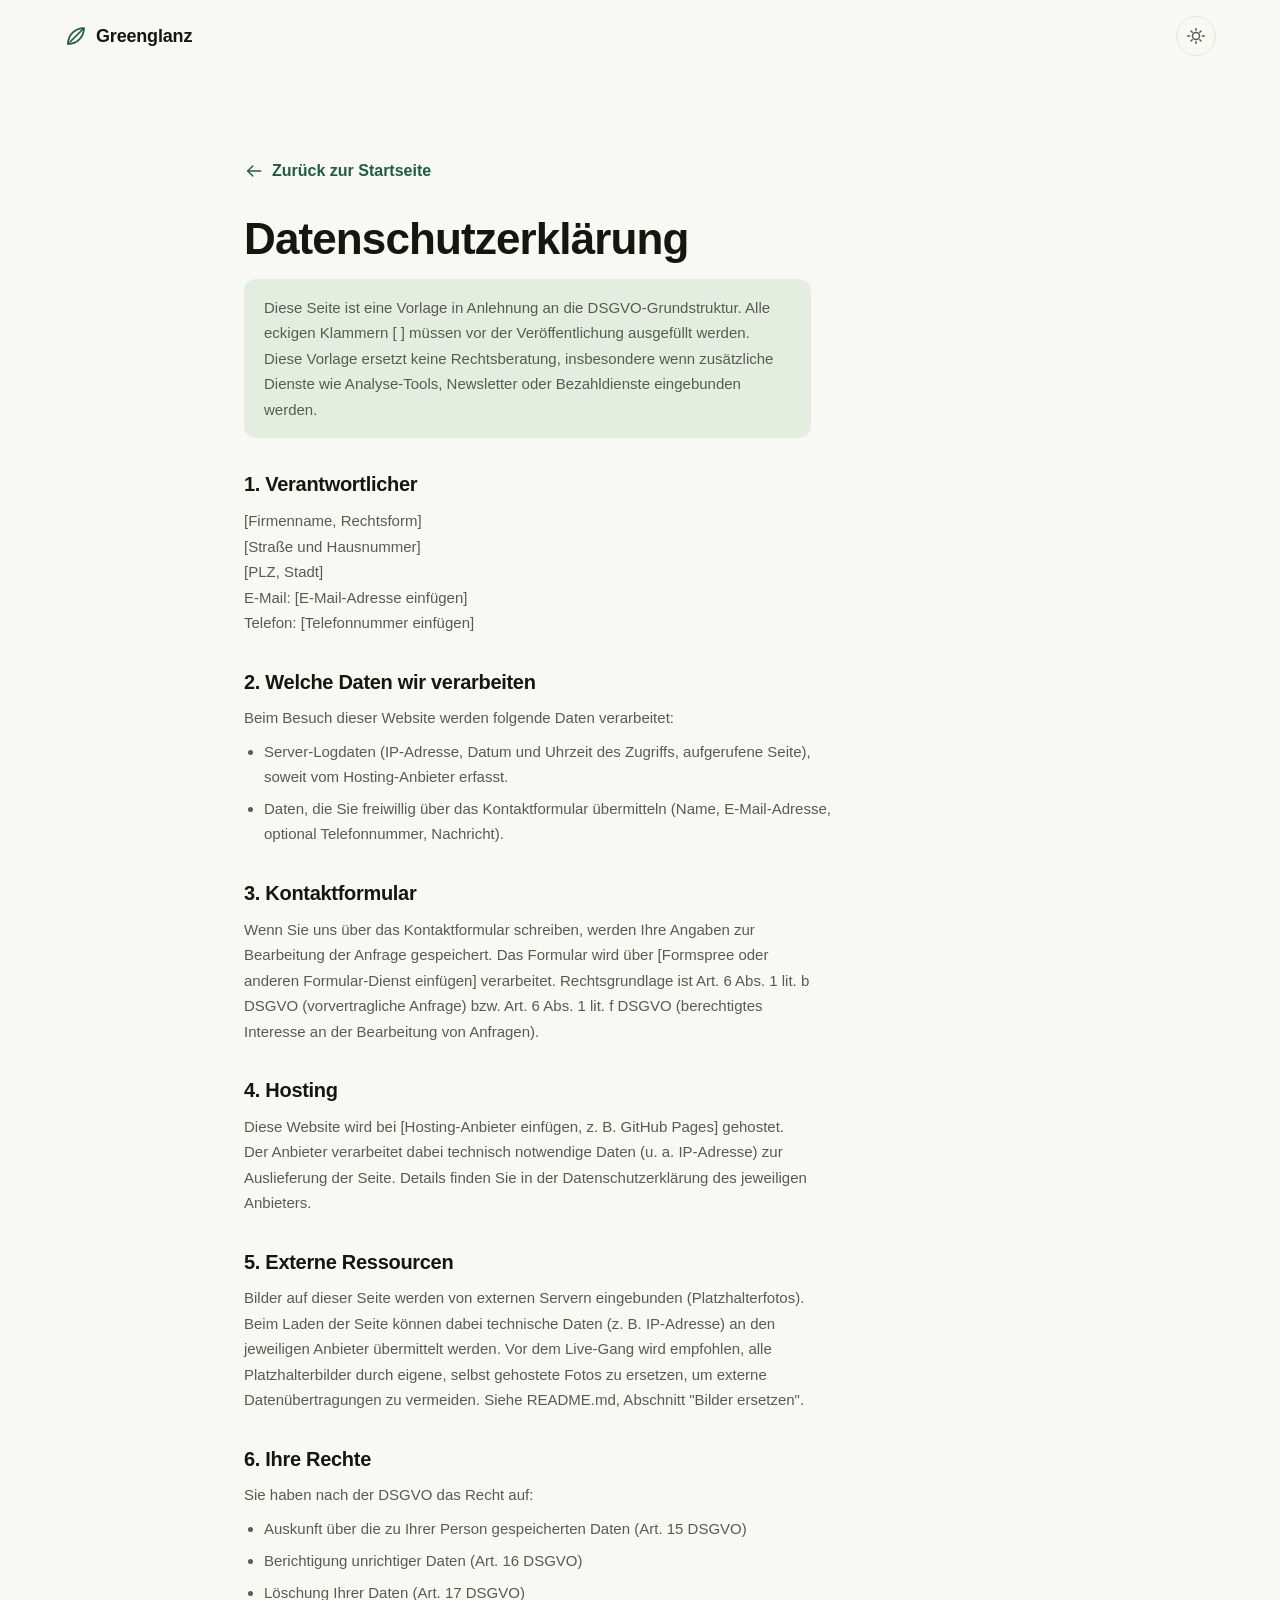
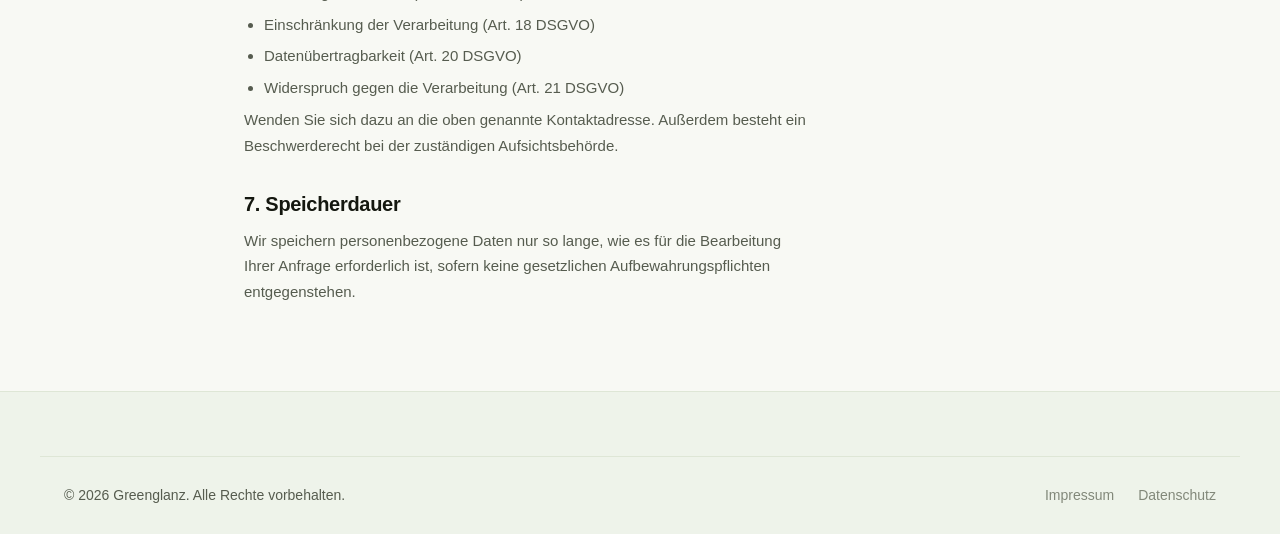
<file: datenschutz.html>
<!DOCTYPE html>
<html lang="de">
<head>
<meta charset="UTF-8">
<meta name="viewport" content="width=device-width, initial-scale=1.0">
<title>Datenschutz, Greenglanz</title>
<meta name="robots" content="noindex">
<link rel="icon" href="assets/img/favicon.svg" type="image/svg+xml">
<link rel="stylesheet" href="styles.css">
</head>
<body>

<svg width="0" height="0" style="position:absolute" aria-hidden="true">
<defs>
<symbol id="i-leaf" viewBox="0 0 24 24"><path d="M20 4C11 4 4 11 4 20c9 0 16-7 16-16Z"/><path d="M6 18C11 13 15 9 19 5"/></symbol>
<symbol id="i-arrow-left" viewBox="0 0 24 24"><path d="M20 12H4.5"/><path d="M10.5 6L4.5 12l6 6"/></symbol>
<symbol id="i-sun" viewBox="0 0 24 24"><circle cx="12" cy="12" r="4.2"/><path d="M12 3v2.2M12 18.8V21M4.4 12H2M22 12h-2.4M6 6l1.5 1.5M16.5 16.5L18 18M18 6l-1.5 1.5M7.5 16.5L6 18"/></symbol>
<symbol id="i-moon" viewBox="0 0 24 24"><path d="M20 14.5A8.5 8.5 0 1 1 9.5 4a7 7 0 0 0 10.5 10.5Z"/></symbol>
</defs>
</svg>

<header class="site-header">
  <div class="wrap header-row">
    <a class="brand" href="index.html" aria-label="Greenglanz, zur Startseite">
      <svg class="icon brand-mark" aria-hidden="true"><use href="#i-leaf"/></svg>
      <span>Greenglanz</span>
    </a>
    <div class="header-actions">
      <button class="icon-btn" id="theme-toggle" type="button" aria-label="Dunkles Design umschalten" aria-pressed="false">
        <svg class="icon icon-sun" aria-hidden="true"><use href="#i-sun"/></svg>
        <svg class="icon icon-moon" aria-hidden="true"><use href="#i-moon"/></svg>
      </button>
    </div>
  </div>
</header>

<main>
  <div class="wrap wrap-narrow legal-content">
    <a class="back-link" href="index.html">
      <svg class="icon" aria-hidden="true"><use href="#i-arrow-left"/></svg>
      Zurück zur Startseite
    </a>

    <h1>Datenschutzerklärung</h1>

    <p class="legal-note">
      Diese Seite ist eine Vorlage in Anlehnung an die DSGVO-Grundstruktur. Alle eckigen Klammern [ ]
      müssen vor der Veröffentlichung ausgefüllt werden. Diese Vorlage ersetzt keine Rechtsberatung,
      insbesondere wenn zusätzliche Dienste wie Analyse-Tools, Newsletter oder Bezahldienste eingebunden werden.
    </p>

    <h2>1. Verantwortlicher</h2>
    <p>
      [Firmenname, Rechtsform]<br>
      [Straße und Hausnummer]<br>
      [PLZ, Stadt]<br>
      E-Mail: [E-Mail-Adresse einfügen]<br>
      Telefon: [Telefonnummer einfügen]
    </p>

    <h2>2. Welche Daten wir verarbeiten</h2>
    <p>Beim Besuch dieser Website werden folgende Daten verarbeitet:</p>
    <ul>
      <li>Server-Logdaten (IP-Adresse, Datum und Uhrzeit des Zugriffs, aufgerufene Seite), soweit vom Hosting-Anbieter erfasst.</li>
      <li>Daten, die Sie freiwillig über das Kontaktformular übermitteln (Name, E-Mail-Adresse, optional Telefonnummer, Nachricht).</li>
    </ul>

    <h2>3. Kontaktformular</h2>
    <p>
      Wenn Sie uns über das Kontaktformular schreiben, werden Ihre Angaben zur Bearbeitung der Anfrage
      gespeichert. Das Formular wird über [Formspree oder anderen Formular-Dienst einfügen] verarbeitet.
      Rechtsgrundlage ist Art. 6 Abs. 1 lit. b DSGVO (vorvertragliche Anfrage) bzw. Art. 6 Abs. 1 lit. f DSGVO
      (berechtigtes Interesse an der Bearbeitung von Anfragen).
    </p>

    <h2>4. Hosting</h2>
    <p>
      Diese Website wird bei [Hosting-Anbieter einfügen, z. B. GitHub Pages] gehostet. Der Anbieter verarbeitet
      dabei technisch notwendige Daten (u. a. IP-Adresse) zur Auslieferung der Seite. Details finden Sie in der
      Datenschutzerklärung des jeweiligen Anbieters.
    </p>

    <h2>5. Externe Ressourcen</h2>
    <p>
      Bilder auf dieser Seite werden von externen Servern eingebunden (Platzhalterfotos). Beim Laden der Seite
      können dabei technische Daten (z. B. IP-Adresse) an den jeweiligen Anbieter übermittelt werden. Vor dem
      Live-Gang wird empfohlen, alle Platzhalterbilder durch eigene, selbst gehostete Fotos zu ersetzen, um
      externe Datenübertragungen zu vermeiden. Siehe README.md, Abschnitt "Bilder ersetzen".
    </p>

    <h2>6. Ihre Rechte</h2>
    <p>Sie haben nach der DSGVO das Recht auf:</p>
    <ul>
      <li>Auskunft über die zu Ihrer Person gespeicherten Daten (Art. 15 DSGVO)</li>
      <li>Berichtigung unrichtiger Daten (Art. 16 DSGVO)</li>
      <li>Löschung Ihrer Daten (Art. 17 DSGVO)</li>
      <li>Einschränkung der Verarbeitung (Art. 18 DSGVO)</li>
      <li>Datenübertragbarkeit (Art. 20 DSGVO)</li>
      <li>Widerspruch gegen die Verarbeitung (Art. 21 DSGVO)</li>
    </ul>
    <p>Wenden Sie sich dazu an die oben genannte Kontaktadresse. Außerdem besteht ein Beschwerderecht bei der zuständigen Aufsichtsbehörde.</p>

    <h2>7. Speicherdauer</h2>
    <p>Wir speichern personenbezogene Daten nur so lange, wie es für die Bearbeitung Ihrer Anfrage erforderlich ist, sofern keine gesetzlichen Aufbewahrungspflichten entgegenstehen.</p>
  </div>
</main>

<footer class="site-footer">
  <div class="wrap footer-bottom">
    <p>© <span id="year">2026</span> Greenglanz. Alle Rechte vorbehalten.</p>
    <div class="footer-legal">
      <a href="impressum.html">Impressum</a>
      <a href="datenschutz.html">Datenschutz</a>
    </div>
  </div>
</footer>

<script src="script.js"></script>
</body>
</html>
</file>
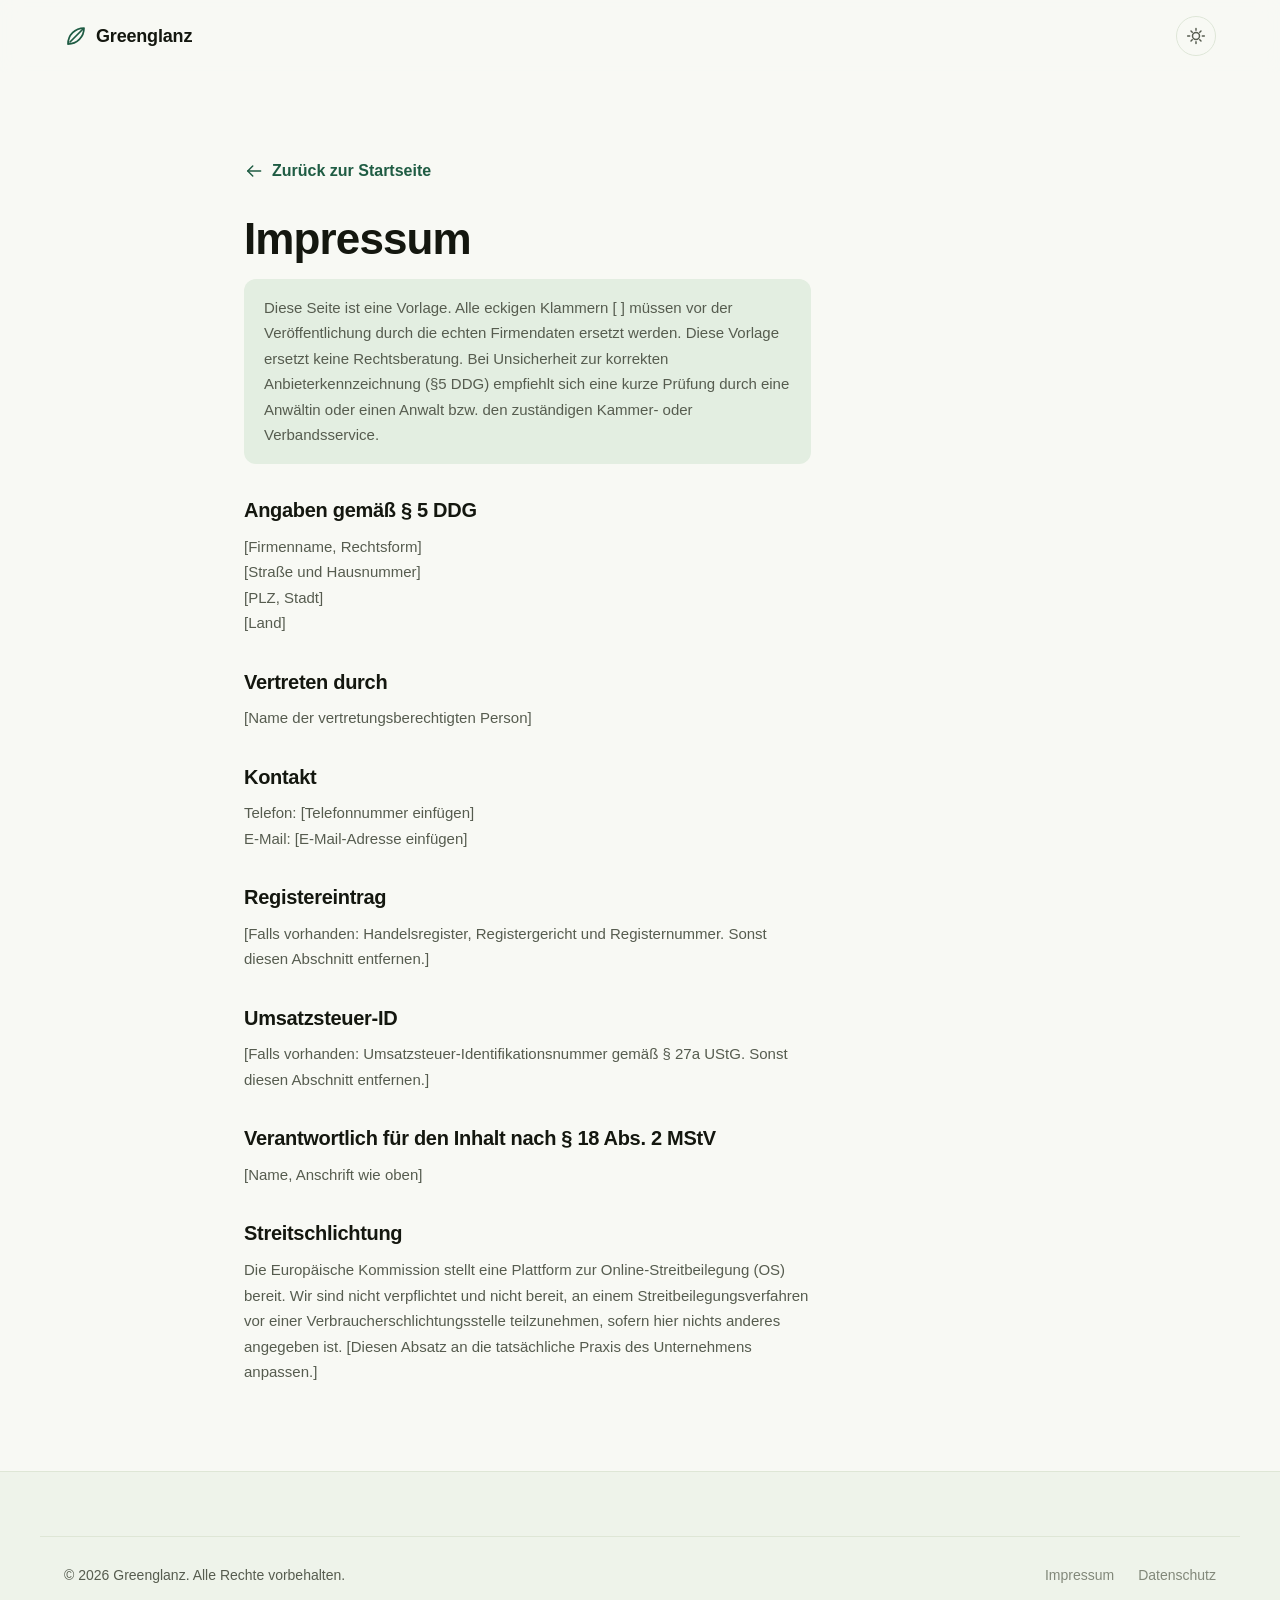
<file: impressum.html>
<!DOCTYPE html>
<html lang="de">
<head>
<meta charset="UTF-8">
<meta name="viewport" content="width=device-width, initial-scale=1.0">
<title>Impressum, Greenglanz</title>
<meta name="robots" content="noindex">
<link rel="icon" href="assets/img/favicon.svg" type="image/svg+xml">
<link rel="stylesheet" href="styles.css">
</head>
<body>

<svg width="0" height="0" style="position:absolute" aria-hidden="true">
<defs>
<symbol id="i-leaf" viewBox="0 0 24 24"><path d="M20 4C11 4 4 11 4 20c9 0 16-7 16-16Z"/><path d="M6 18C11 13 15 9 19 5"/></symbol>
<symbol id="i-arrow-left" viewBox="0 0 24 24"><path d="M20 12H4.5"/><path d="M10.5 6L4.5 12l6 6"/></symbol>
<symbol id="i-sun" viewBox="0 0 24 24"><circle cx="12" cy="12" r="4.2"/><path d="M12 3v2.2M12 18.8V21M4.4 12H2M22 12h-2.4M6 6l1.5 1.5M16.5 16.5L18 18M18 6l-1.5 1.5M7.5 16.5L6 18"/></symbol>
<symbol id="i-moon" viewBox="0 0 24 24"><path d="M20 14.5A8.5 8.5 0 1 1 9.5 4a7 7 0 0 0 10.5 10.5Z"/></symbol>
</defs>
</svg>

<header class="site-header">
  <div class="wrap header-row">
    <a class="brand" href="index.html" aria-label="Greenglanz, zur Startseite">
      <svg class="icon brand-mark" aria-hidden="true"><use href="#i-leaf"/></svg>
      <span>Greenglanz</span>
    </a>
    <div class="header-actions">
      <button class="icon-btn" id="theme-toggle" type="button" aria-label="Dunkles Design umschalten" aria-pressed="false">
        <svg class="icon icon-sun" aria-hidden="true"><use href="#i-sun"/></svg>
        <svg class="icon icon-moon" aria-hidden="true"><use href="#i-moon"/></svg>
      </button>
    </div>
  </div>
</header>

<main>
  <div class="wrap wrap-narrow legal-content">
    <a class="back-link" href="index.html">
      <svg class="icon" aria-hidden="true"><use href="#i-arrow-left"/></svg>
      Zurück zur Startseite
    </a>

    <h1>Impressum</h1>

    <p class="legal-note">
      Diese Seite ist eine Vorlage. Alle eckigen Klammern [ ] müssen vor der Veröffentlichung durch die echten Firmendaten ersetzt werden. Diese Vorlage ersetzt keine Rechtsberatung. Bei Unsicherheit zur korrekten Anbieterkennzeichnung (§5 DDG) empfiehlt sich eine kurze Prüfung durch eine Anwältin oder einen Anwalt bzw. den zuständigen Kammer- oder Verbandsservice.
    </p>

    <h2>Angaben gemäß § 5 DDG</h2>
    <p>
      [Firmenname, Rechtsform]<br>
      [Straße und Hausnummer]<br>
      [PLZ, Stadt]<br>
      [Land]
    </p>

    <h2>Vertreten durch</h2>
    <p>[Name der vertretungsberechtigten Person]</p>

    <h2>Kontakt</h2>
    <p>
      Telefon: [Telefonnummer einfügen]<br>
      E-Mail: [E-Mail-Adresse einfügen]
    </p>

    <h2>Registereintrag</h2>
    <p>[Falls vorhanden: Handelsregister, Registergericht und Registernummer. Sonst diesen Abschnitt entfernen.]</p>

    <h2>Umsatzsteuer-ID</h2>
    <p>[Falls vorhanden: Umsatzsteuer-Identifikationsnummer gemäß § 27a UStG. Sonst diesen Abschnitt entfernen.]</p>

    <h2>Verantwortlich für den Inhalt nach § 18 Abs. 2 MStV</h2>
    <p>[Name, Anschrift wie oben]</p>

    <h2>Streitschlichtung</h2>
    <p>
      Die Europäische Kommission stellt eine Plattform zur Online-Streitbeilegung (OS) bereit.
      Wir sind nicht verpflichtet und nicht bereit, an einem Streitbeilegungsverfahren vor einer
      Verbraucherschlichtungsstelle teilzunehmen, sofern hier nichts anderes angegeben ist.
      [Diesen Absatz an die tatsächliche Praxis des Unternehmens anpassen.]
    </p>
  </div>
</main>

<footer class="site-footer">
  <div class="wrap footer-bottom">
    <p>© <span id="year">2026</span> Greenglanz. Alle Rechte vorbehalten.</p>
    <div class="footer-legal">
      <a href="impressum.html">Impressum</a>
      <a href="datenschutz.html">Datenschutz</a>
    </div>
  </div>
</footer>

<script src="script.js"></script>
</body>
</html>
</file>
<file: styles.css>
/* ==========================================================================
   Greenglanz - Stylesheet
   Design system: eco-green, native CSS, single accent color, one radius
   scale (pill / lg / md), light + dark theme via CSS custom properties.
   ========================================================================== */

/* ---------- Reset ---------- */
*, *::before, *::after { box-sizing: border-box; }
* { margin: 0; }
html { -webkit-text-size-adjust: 100%; scroll-behavior: smooth; }
@media (prefers-reduced-motion: reduce) {
  html { scroll-behavior: auto; }
  *, *::before, *::after { animation-duration: 0.01ms !important; animation-iteration-count: 1 !important; transition-duration: 0.01ms !important; scroll-behavior: auto !important; }
}
img, svg { display: block; max-width: 100%; }
img { height: auto; }
input, button, textarea, select { font: inherit; color: inherit; }
button { cursor: pointer; background: none; border: none; }
a { color: inherit; text-decoration: none; }
ul, ol { list-style: none; padding: 0; }

/* ---------- Tokens ---------- */
:root {
  --font-sans: -apple-system, BlinkMacSystemFont, "Segoe UI", "Helvetica Neue", Arial, sans-serif;

  --bg: #F8F9F4;
  --bg-alt: #EEF3EA;
  --surface: #FFFFFF;
  --ink: #14170F;
  --ink-soft: #565C4F;
  --ink-faint: #82887A;
  --line: #DEE6D6;
  --brand: #1F5C43;
  --brand-strong: #163F2E;
  --brand-soft: #E3EEE1;
  --on-brand: #FBFDF9;
  --shadow: 0 20px 44px -24px rgb(20 40 25 / 0.28);

  /* Fixed tokens for the "Warum Greenglanz" band: this one section is a
     deliberate deep-green brand punch that stays the same in both themes
     (it does not use --brand-strong, which flips to a light mint in dark
     mode for hover states and would break contrast here). */
  --band-bg: #16402E;
  --band-ink: #FBFDF9;
  --band-ink-soft: rgb(251 253 249 / 0.72);
  --band-accent: #7BD3A2;
  --band-icon-bg: rgb(255 255 255 / 0.1);

  --radius-pill: 999px;
  --radius-lg: 20px;
  --radius-md: 12px;

  --container: 1200px;
  --section-pad: clamp(3.75rem, 3rem + 3vw, 6.5rem);

  --ease: cubic-bezier(0.16, 1, 0.3, 1);
}

@media (prefers-color-scheme: dark) {
  :root:not([data-theme="light"]) {
    --bg: #10140F;
    --bg-alt: #171D14;
    --surface: #1B2217;
    --ink: #F3F5EC;
    --ink-soft: #ADB6A2;
    --ink-faint: #7C8574;
    --line: #2A3324;
    --brand: #57C089;
    --brand-strong: #7BD3A2;
    --brand-soft: #1E3226;
    --on-brand: #0E1610;
    --shadow: 0 20px 44px -20px rgb(0 0 0 / 0.55);
  }
}

:root[data-theme="dark"] {
  --bg: #10140F;
  --bg-alt: #171D14;
  --surface: #1B2217;
  --ink: #F3F5EC;
  --ink-soft: #ADB6A2;
  --ink-faint: #7C8574;
  --line: #2A3324;
  --brand: #57C089;
  --brand-strong: #7BD3A2;
  --brand-soft: #1E3226;
  --on-brand: #0E1610;
  --shadow: 0 20px 44px -20px rgb(0 0 0 / 0.55);
}

/* ---------- Base ---------- */
body {
  font-family: var(--font-sans);
  background: var(--bg);
  color: var(--ink);
  line-height: 1.5;
  -webkit-font-smoothing: antialiased;
  transition: background-color 0.3s var(--ease), color 0.3s var(--ease);
}

.wrap {
  width: 100%;
  max-width: var(--container);
  margin-inline: auto;
  padding-inline: 1.5rem;
}
.wrap-narrow { max-width: 840px; }

h1, h2, h3 { font-weight: 800; letter-spacing: -0.02em; line-height: 1.08; color: var(--ink); }
h2 { font-size: clamp(1.75rem, 1.4rem + 1.6vw, 2.625rem); letter-spacing: -0.015em; }
h3 { font-size: 1.1875rem; letter-spacing: -0.01em; }
p { color: var(--ink-soft); }

.skip-link {
  position: absolute; left: 1rem; top: -3rem;
  background: var(--brand); color: var(--on-brand);
  padding: 0.75rem 1.25rem; border-radius: var(--radius-md);
  z-index: 200; transition: top 0.2s var(--ease);
  font-weight: 600;
}
.skip-link:focus { top: 1rem; }

:focus-visible { outline: 2px solid var(--brand); outline-offset: 3px; border-radius: 4px; }

/* ---------- Icons ---------- */
.icon { width: 20px; height: 20px; fill: none; stroke: currentColor; stroke-width: 1.75; stroke-linecap: round; stroke-linejoin: round; flex-shrink: 0; }
.icon-sm { width: 14px; height: 14px; }
.icon-lg { width: 28px; height: 28px; }

/* ---------- Buttons ---------- */
.btn {
  display: inline-flex; align-items: center; justify-content: center; gap: 0.5rem;
  white-space: nowrap;
  padding: 0.8rem 1.5rem;
  border-radius: var(--radius-pill);
  font-weight: 700; font-size: 0.9375rem;
  transition: transform 0.2s var(--ease), background-color 0.2s var(--ease), box-shadow 0.2s var(--ease);
}
.btn:active { transform: translateY(1px) scale(0.98); }
.btn-primary { background: var(--brand); color: var(--on-brand); box-shadow: var(--shadow); }
.btn-primary:hover { background: var(--brand-strong); }
.btn-ghost { background: transparent; color: var(--ink); border: 1.5px solid var(--line); }
.btn-ghost:hover { border-color: var(--brand); color: var(--brand); }
.btn-lg { padding: 1rem 1.875rem; font-size: 1rem; }

.icon-btn {
  display: inline-flex; align-items: center; justify-content: center;
  width: 40px; height: 40px; border-radius: var(--radius-pill);
  color: var(--ink-soft); border: 1.5px solid var(--line);
  transition: color 0.2s var(--ease), border-color 0.2s var(--ease), background-color 0.2s var(--ease);
}
.icon-btn:hover { color: var(--brand); border-color: var(--brand); }

/* ---------- Header ---------- */
.site-header {
  position: sticky; top: 0; z-index: 100;
  background: color-mix(in srgb, var(--bg) 88%, transparent);
  backdrop-filter: blur(10px);
  border-bottom: 1px solid transparent;
  transition: border-color 0.3s var(--ease), box-shadow 0.3s var(--ease);
}
.site-header.is-scrolled { border-bottom-color: var(--line); box-shadow: 0 8px 24px -20px rgb(0 0 0 / 0.4); }

.header-row {
  display: flex; align-items: center; justify-content: space-between;
  gap: 1.5rem; height: 72px;
}

.brand { display: inline-flex; align-items: center; gap: 0.5rem; font-weight: 800; font-size: 1.125rem; letter-spacing: -0.01em; color: var(--ink); flex-shrink: 0; }
.brand-mark { color: var(--brand); width: 24px; height: 24px; }

.main-nav { display: none; align-items: center; gap: 1.75rem; }
.main-nav a { font-size: 0.9375rem; font-weight: 600; color: var(--ink-soft); white-space: nowrap; transition: color 0.2s var(--ease); }
.main-nav a:hover { color: var(--brand); }

.header-actions { display: flex; align-items: center; gap: 0.75rem; }
.btn-nav-cta { display: none; }
.nav-toggle { display: inline-flex; }

@media (min-width: 1024px) {
  .main-nav { display: flex; }
  .btn-nav-cta { display: inline-flex; }
  .nav-toggle { display: none; }
}

/* Mobile nav panel */
.mobile-nav {
  position: fixed; inset: 72px 0 0 0; z-index: 90;
  background: var(--bg);
  padding: 2rem 1.5rem;
  display: flex; flex-direction: column; gap: 2rem;
  transform: translateY(-8px);
  opacity: 0; visibility: hidden;
  transition: opacity 0.25s var(--ease), transform 0.25s var(--ease), visibility 0.25s;
}
.mobile-nav.is-open { opacity: 1; visibility: visible; transform: translateY(0); }
.mobile-nav nav { display: flex; flex-direction: column; gap: 1.5rem; }
.mobile-nav a { font-size: 1.25rem; font-weight: 700; }
@media (min-width: 1024px) { .mobile-nav { display: none; } }

/* ---------- Sections / layout ---------- */
.section { padding-block: var(--section-pad); }
.section-alt { background: var(--bg-alt); }

.section-head { max-width: 640px; margin-bottom: 3rem; }
.section-head h2 { margin-bottom: 0.875rem; }
.section-head p { font-size: 1.0625rem; max-width: 60ch; }

/* ---------- Hero ---------- */
.hero { padding-block: clamp(2.5rem, 2rem + 3vw, 5rem) var(--section-pad); }
.hero-grid { display: grid; gap: 2.5rem; align-items: center; }
.eyebrow {
  display: inline-flex; align-items: center; gap: 0.5rem;
  background: var(--brand-soft); color: var(--brand-strong);
  padding: 0.4rem 0.9rem 0.4rem 0.7rem; border-radius: var(--radius-pill);
  font-size: 0.8125rem; font-weight: 700; margin-bottom: 1.5rem;
}
.hero h1 { font-size: clamp(2.5rem, 2rem + 3.2vw, 4.25rem); }
.hero .lead { font-size: 1.125rem; max-width: 46ch; margin-top: 1.5rem; }
.hero-actions { display: flex; flex-wrap: wrap; gap: 1rem; margin-top: 2.25rem; }
.hero-media img { width: 100%; height: 100%; object-fit: cover; border-radius: var(--radius-lg); aspect-ratio: 4/5; box-shadow: var(--shadow); }

@media (min-width: 900px) {
  .hero-grid { grid-template-columns: 1.05fr 0.95fr; }
}

/* ---------- Trust strip ---------- */
.trust-strip { padding-block: 1.75rem; border-block: 1px solid var(--line); }
.trust-row { display: grid; grid-template-columns: repeat(2, 1fr); gap: 1.25rem 1.5rem; }
.trust-item { display: flex; align-items: center; gap: 0.7rem; font-weight: 600; font-size: 0.9375rem; color: var(--ink-soft); }
.trust-item .icon { color: var(--brand); }
@media (min-width: 768px) { .trust-row { grid-template-columns: repeat(4, 1fr); } }

/* ---------- Bento (Leistungen) ---------- */
.bento { display: grid; grid-template-columns: 1fr; gap: 1rem; }
.tile {
  position: relative; border-radius: var(--radius-lg); overflow: hidden;
  min-height: 220px; display: flex; align-items: flex-end;
  transition: transform 0.35s var(--ease), box-shadow 0.35s var(--ease);
}
.tile:hover { transform: translateY(-4px); box-shadow: var(--shadow); }
.tile[style*="--tile-img"]::before {
  content: ""; position: absolute; inset: 0;
  background-image: var(--tile-img); background-size: cover; background-position: center;
}
.tile[style*="--tile-img"]::after {
  content: ""; position: absolute; inset: 0;
  background: linear-gradient(0deg, rgb(10 20 12 / 0.82) 0%, rgb(10 20 12 / 0.35) 55%, rgb(10 20 12 / 0.05) 100%);
}
.tile-tint { background: var(--brand-soft); align-items: flex-start; }
.tile-body { position: relative; z-index: 1; padding: 1.5rem; width: 100%; }
.tile[style*="--tile-img"] .tile-body h3,
.tile[style*="--tile-img"] .tile-body p { color: #FFFFFF; }
.tile[style*="--tile-img"] .tile-body p { color: rgb(255 255 255 / 0.85); }
.tile-tint .tile-body h3 { margin-top: 0.875rem; }
.tile-tint .icon-lg { color: var(--brand); }
.tile-body h3 { margin-bottom: 0.375rem; font-size: 1.0625rem; }
.tile-body p { font-size: 0.9375rem; }
.tile-lg { min-height: 300px; }

@media (min-width: 768px) {
  .bento { grid-template-columns: repeat(4, 1fr); }
  .tile-lg { grid-column: span 2; }
}

/* ---------- Process ---------- */
.process { display: grid; grid-template-columns: 1fr; gap: 2rem; position: relative; }
.process-step { position: relative; padding-top: 0.25rem; }
.step-index { display: block; font-size: 0.875rem; font-weight: 800; color: var(--brand); letter-spacing: 0.04em; margin-bottom: 0.75rem; }
.process-step h3 { margin-bottom: 0.5rem; }
.process-step p { font-size: 0.9375rem; }

@media (min-width: 768px) {
  .process { grid-template-columns: repeat(4, 1fr); gap: 1.5rem; }
  .process-step { border-top: 2px solid var(--line); padding-top: 1.5rem; }
}

/* ---------- Band (Warum) ---------- */
.band { background: var(--band-bg); color: var(--band-ink); }
.band h2, .band-head p { color: var(--band-ink); }
.band .section-head { max-width: 100%; text-align: center; margin-inline: auto; margin-bottom: 3rem; }

.feature-grid { display: grid; grid-template-columns: 1fr; gap: 2.25rem; }
.feature { text-align: left; }
.feature .icon-lg { color: var(--band-accent); background: var(--band-icon-bg); padding: 0.65rem; border-radius: var(--radius-md); margin-bottom: 1.125rem; }
.feature h3 { color: var(--band-ink); margin-bottom: 0.5rem; }
.feature p { color: var(--band-ink-soft); font-size: 0.9375rem; }

@media (min-width: 640px) { .feature-grid { grid-template-columns: repeat(2, 1fr); } }
@media (min-width: 1024px) { .feature-grid { grid-template-columns: repeat(4, 1fr); } }

/* ---------- Testimonials ---------- */
.quote-track {
  display: flex; gap: 1.25rem; overflow-x: auto; scroll-snap-type: x mandatory;
  padding-bottom: 0.5rem; margin: 0 -1.5rem; padding-inline: 1.5rem;
  scrollbar-width: thin;
}
.quote-card {
  scroll-snap-align: start; flex: 0 0 min(340px, 85vw);
  background: var(--surface); border: 1px solid var(--line); border-radius: var(--radius-lg);
  padding: 1.75rem;
}
.quote-card blockquote { font-size: 1.0625rem; line-height: 1.55; color: var(--ink); margin-bottom: 1.25rem; }
.quote-card blockquote::before { content: "\201C"; }
.quote-card blockquote::after { content: "\201D"; }
.quote-card figcaption { display: flex; align-items: center; gap: 0.75rem; font-size: 0.875rem; color: var(--ink-soft); }
.avatar {
  display: inline-flex; align-items: center; justify-content: center;
  width: 40px; height: 40px; border-radius: var(--radius-pill);
  background: var(--brand-soft); color: var(--brand-strong); font-weight: 800; font-size: 0.8125rem;
  flex-shrink: 0;
}

/* ---------- Accordion (FAQ) ---------- */
.accordion { border-top: 1px solid var(--line); }
.acc-item { border-bottom: 1px solid var(--line); }
.acc-trigger {
  width: 100%; display: flex; align-items: center; justify-content: space-between; gap: 1rem;
  padding: 1.25rem 0.25rem; text-align: left; font-weight: 700; font-size: 1rem; color: var(--ink);
}
.acc-trigger .icon { color: var(--ink-faint); transition: transform 0.3s var(--ease); flex-shrink: 0; }
.acc-trigger[aria-expanded="true"] .icon { transform: rotate(180deg); color: var(--brand); }
.acc-panel { display: grid; grid-template-rows: 0fr; opacity: 0; transition: grid-template-rows 0.3s var(--ease), opacity 0.3s var(--ease); }
.acc-panel > p { overflow: hidden; padding-right: 2rem; font-size: 0.9375rem; }
.acc-item.is-open .acc-panel { grid-template-rows: 1fr; opacity: 1; padding-bottom: 1.25rem; }
.acc-panel { overflow: hidden; }

/* ---------- Final CTA band ---------- */
.cta-band { background: var(--bg-alt); }
.cta-inner { text-align: center; max-width: 560px; margin-inline: auto; display: flex; flex-direction: column; align-items: center; gap: 1rem; }
.cta-inner p { font-size: 1.0625rem; margin-bottom: 0.5rem; }

/* ---------- Kontakt ---------- */
.contact-grid { display: grid; grid-template-columns: 1fr; gap: 3rem; }
.contact-info h2 { margin-bottom: 0.875rem; }
.contact-info > p { max-width: 46ch; margin-bottom: 2rem; }
.contact-list { display: flex; flex-direction: column; gap: 1rem; margin-bottom: 2rem; }
.contact-list li { display: flex; align-items: center; gap: 0.875rem; font-size: 0.9375rem; color: var(--ink-soft); }
.contact-list .icon { color: var(--brand); }
.contact-list a:hover { color: var(--brand); }
.social-row { display: flex; gap: 0.75rem; }

.contact-form { background: var(--surface); border: 1px solid var(--line); border-radius: var(--radius-lg); padding: 2rem; box-shadow: var(--shadow); }
.form-row { display: flex; flex-direction: column; gap: 0.5rem; margin-bottom: 1.25rem; }
.form-row label { font-size: 0.875rem; font-weight: 700; color: var(--ink); }
.optional { font-weight: 400; color: var(--ink-faint); }
.form-row input, .form-row select, .form-row textarea {
  background: var(--bg); border: 1.5px solid var(--line); border-radius: var(--radius-md);
  padding: 0.75rem 1rem; font-size: 0.9375rem; color: var(--ink);
  transition: border-color 0.2s var(--ease), box-shadow 0.2s var(--ease);
}
.form-row input:focus, .form-row select:focus, .form-row textarea:focus {
  border-color: var(--brand); box-shadow: 0 0 0 3px var(--brand-soft); outline: none;
}
.form-row textarea { resize: vertical; min-height: 96px; }
.field-error { display: none; font-size: 0.8125rem; color: #C0442F; }
.form-row.has-error input, .form-row.has-error select, .form-row.has-error textarea { border-color: #C0442F; }
.form-row.has-error .field-error { display: block; }
.btn-submit { width: 100%; margin-top: 0.5rem; }
.btn-submit[disabled] { opacity: 0.7; pointer-events: none; }
.form-status { margin-top: 1rem; font-size: 0.9375rem; text-align: center; min-height: 1.25em; }
.form-status.is-success { color: var(--brand); font-weight: 700; }
.form-status.is-error { color: #C0442F; font-weight: 700; }

@media (min-width: 900px) { .contact-grid { grid-template-columns: 0.85fr 1.15fr; } }

/* ---------- Footer ---------- */
.site-footer { background: var(--bg-alt); border-top: 1px solid var(--line); padding-top: 4rem; }
.footer-grid { display: grid; grid-template-columns: 1fr; gap: 2.5rem; padding-bottom: 3rem; }
.footer-brand p { margin: 0.875rem 0 1.25rem; font-size: 0.9375rem; max-width: 32ch; }
.footer-nav h4, .footer-contact h4 { font-size: 0.875rem; text-transform: uppercase; letter-spacing: 0.06em; color: var(--ink-faint); margin-bottom: 1.125rem; }
.footer-nav { display: flex; flex-direction: column; }
.footer-nav a { display: block; padding: 0.4rem 0; font-size: 0.9375rem; color: var(--ink-soft); }
.footer-nav a:hover, .footer-contact a:hover { color: var(--brand); }
.footer-contact p { font-size: 0.9375rem; margin-bottom: 0.5rem; }
.footer-bottom {
  display: flex; flex-direction: column; gap: 1rem; align-items: center; text-align: center;
  padding-block: 1.75rem; border-top: 1px solid var(--line); font-size: 0.875rem; color: var(--ink-faint);
}
.footer-legal { display: flex; gap: 1.5rem; }
.footer-legal a:hover { color: var(--brand); }

@media (min-width: 640px) { .footer-grid { grid-template-columns: repeat(3, 1fr); } }
@media (min-width: 640px) { .footer-bottom { flex-direction: row; justify-content: space-between; } }

/* ---------- Theme toggle icon swap ---------- */
.icon-moon { display: none; }
:root[data-theme="dark"] .icon-sun { display: none; }
:root[data-theme="dark"] .icon-moon { display: block; }
@media (prefers-color-scheme: dark) {
  :root:not([data-theme="light"]) .icon-sun { display: none; }
  :root:not([data-theme="light"]) .icon-moon { display: block; }
}

/* ---------- Scroll reveal ----------
   Progressive enhancement: content is fully visible by default. The
   hidden-until-scrolled state only applies once script.js confirms it
   is running (adds .js to <html>) AND will actively reveal each element.
   This way nothing ever depends on JS to become visible: no JS, a
   blocked script, or a slow IntersectionObserver never hides content. */
.js .reveal { opacity: 0; transform: translateY(18px); transition: opacity 0.6s var(--ease), transform 0.6s var(--ease); }
.reveal.is-visible { opacity: 1; transform: translateY(0); }
@media (prefers-reduced-motion: reduce) {
  .js .reveal { opacity: 1; transform: none; transition: none; }
}

/* ---------- Legal pages (Impressum/Datenschutz) ---------- */
.legal-content { padding-block: var(--section-pad); }
.legal-content h1 { font-size: clamp(2rem, 1.7rem + 1.5vw, 2.75rem); margin-bottom: 1rem; }
.legal-content h2 { font-size: 1.25rem; margin: 2.25rem 0 0.75rem; }
.legal-content p, .legal-content li { color: var(--ink-soft); font-size: 0.9375rem; line-height: 1.7; max-width: 68ch; }
.legal-content ul { padding-left: 1.25rem; list-style: disc; margin-top: 0.5rem; }
.legal-content li { margin-bottom: 0.4rem; }
.legal-note {
  background: var(--brand-soft); color: var(--brand-strong); border-radius: var(--radius-md);
  padding: 1rem 1.25rem; font-size: 0.875rem; margin-bottom: 2rem; max-width: 68ch;
}
.back-link { display: inline-flex; align-items: center; gap: 0.5rem; margin-bottom: 2rem; font-weight: 700; color: var(--brand); }
</file>
